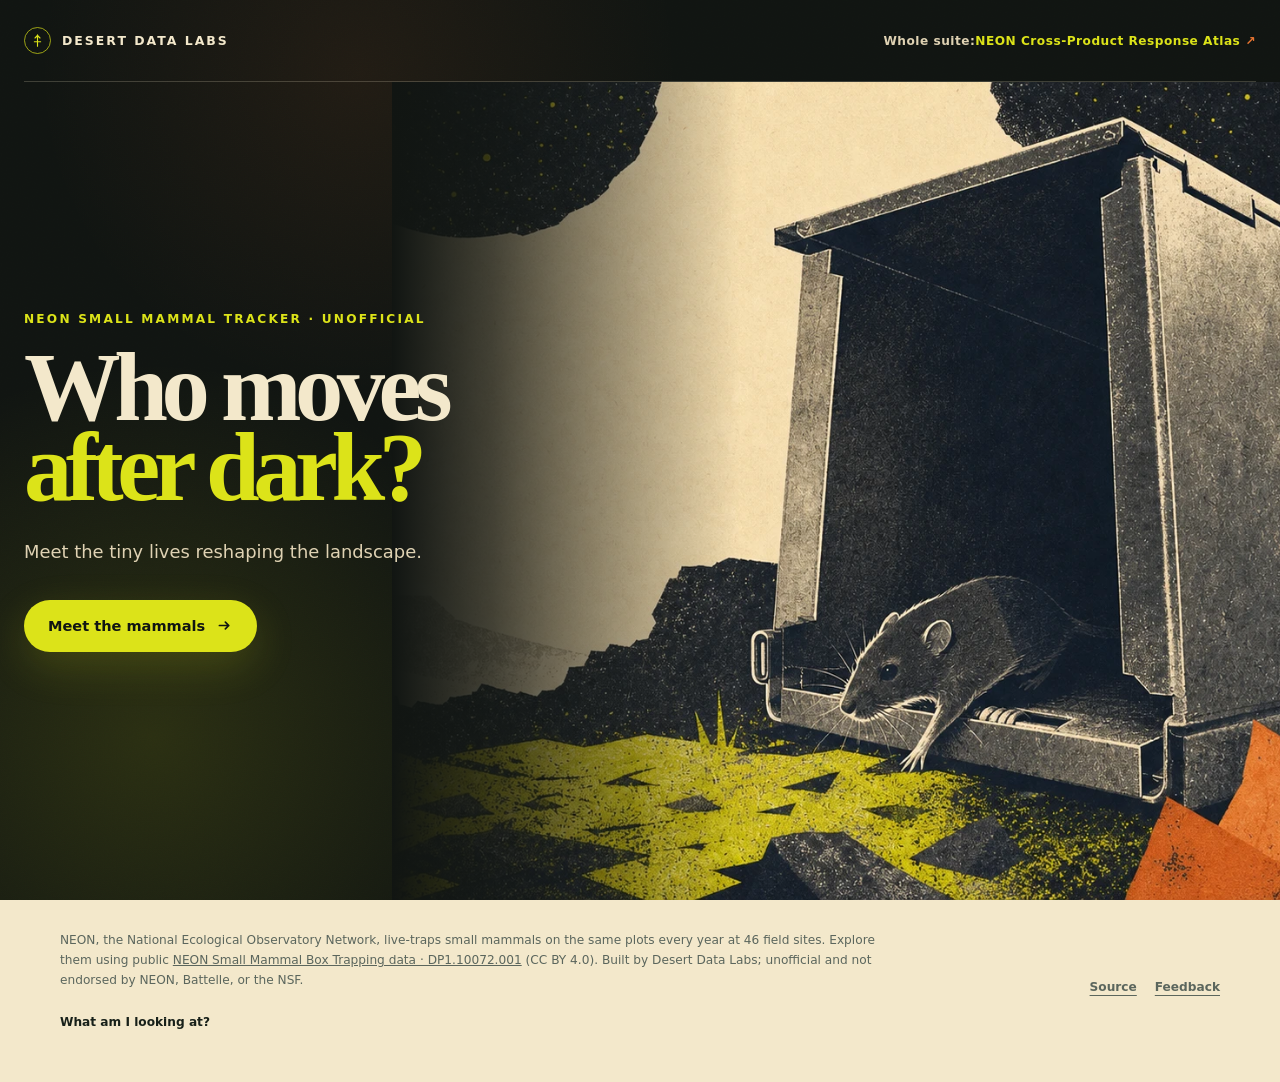
<file: docs/index.html>
<!doctype html>
<html lang="en">
<head>
  <meta charset="utf-8">
  <meta name="viewport" content="width=device-width,initial-scale=1">
  <title>NEON Small Mammal Tracker · Who moves after dark?</title>
  <meta name="description" content="Meet the tiny lives reshaping the landscape in an interactive NEON small-mammal explorer.">
  <meta name="theme-color" content="#111512">
  <meta name="color-scheme" content="dark">

  <link rel="icon" href="data:image/svg+xml,%3Csvg xmlns='http://www.w3.org/2000/svg' viewBox='0 0 64 64'%3E%3Crect width='64' height='64' rx='32' fill='%23dce319'/%3E%3Cpath d='M14 39V25h9l6 7 6-7h15v14H39V30l-10 11-10-11v9z' fill='%23111512'/%3E%3C/svg%3E">
  <link rel="canonical" href="https://tgilbert14.github.io/NEON-Small-Mammal-Tracker-App/">
  <link rel="preload" as="image" type="image/webp"
    imagesrcset="assets/small-mammal-living-poster-840.webp 840w, assets/small-mammal-living-poster.webp 1672w"
    imagesizes="(max-width: 700px) 100vw, 72vw" fetchpriority="high">

  <meta property="og:type" content="website">
  <meta property="og:site_name" content="NEON Explorer Suite">
  <meta property="og:url" content="https://tgilbert14.github.io/NEON-Small-Mammal-Tracker-App/">
  <meta property="og:title" content="Who moves after dark?">
  <meta property="og:description" content="Meet the tiny lives reshaping the landscape.">
  <meta property="og:image" content="https://tgilbert14.github.io/NEON-Small-Mammal-Tracker-App/og-image.png">
  <meta property="og:image:width" content="1200">
  <meta property="og:image:height" content="630">
  <meta property="og:image:alt" content="Editorial screenprint of a mouse leaving an oversized metal box live trap beside the words Who moves after dark?">
  <meta name="twitter:card" content="summary_large_image">
  <meta name="twitter:title" content="Who moves after dark?">
  <meta name="twitter:description" content="Meet the tiny lives reshaping the landscape.">
  <meta name="twitter:image" content="https://tgilbert14.github.io/NEON-Small-Mammal-Tracker-App/og-image.png">
  <meta name="twitter:image:alt" content="Editorial screenprint of a mouse and an oversized metal box live trap under a starry night sky.">

  <script type="application/ld+json">
  {
    "@context": "https://schema.org",
    "@type": "WebApplication",
    "name": "NEON Small Mammal Tracker",
    "description": "Explore public NEON small-mammal capture and recapture records.",
    "applicationCategory": "EducationalApplication",
    "operatingSystem": "Any",
    "isAccessibleForFree": true,
    "url": "https://019ec337-7100-317e-5052-c3bf32ffcb79.share.connect.posit.cloud/",
    "codeRepository": "https://github.com/tgilbert14/NEON-Small-Mammal-Tracker-App"
  }
  </script>

  <style>
    :root {
      --night: #111512;
      --night-2: #1b211d;
      --acid: #dce319;
      --acid-soft: #f0f47c;
      --ember: #e87531;
      --paper: #f3e8cb;
      --paper-2: #dfd2b3;
      --ink: #172019;
      --line: rgba(243, 232, 203, .2);
      --sans: Aptos, "Segoe UI", ui-sans-serif, system-ui, -apple-system, BlinkMacSystemFont, sans-serif;
      --serif: Iowan Old Style, Palatino Linotype, Book Antiqua, Palatino, Georgia, serif;
    }

    *, *::before, *::after { box-sizing: border-box; }
    html { background: var(--night); scroll-behavior: smooth; }
    body {
      margin: 0;
      background: var(--paper);
      color: var(--ink);
      font-family: var(--sans);
      -webkit-font-smoothing: antialiased;
      text-rendering: optimizeLegibility;
    }
    img { max-width: 100%; }
    a { color: inherit; }
    a:focus-visible, summary:focus-visible {
      outline: 3px solid var(--acid);
      outline-offset: 5px;
    }
    /* Acid outline is near-invisible on the paper footer — swap to ink there. */
    footer a:focus-visible, .honesty summary:focus-visible {
      outline-color: var(--ink);
    }
    .skip {
      position: fixed;
      z-index: 100;
      top: -80px;
      left: 16px;
      min-height: 44px;
      display: inline-flex;
      align-items: center;
      padding: 0 16px;
      border-radius: 999px;
      color: var(--night);
      background: var(--paper);
      font-weight: 850;
      transition: top .2s ease;
    }
    .skip:focus { top: 16px; }

    .poster {
      position: relative;
      min-height: 100svh;
      overflow: hidden;
      isolation: isolate;
      color: var(--paper);
      background:
        radial-gradient(circle at 12% 82%, rgba(220, 227, 25, .13), transparent 28%),
        radial-gradient(circle at 28% 8%, rgba(232, 117, 49, .08), transparent 26%),
        var(--night);
    }
    .poster::after {
      content: "";
      position: absolute;
      z-index: -1;
      inset: 0;
      opacity: .18;
      pointer-events: none;
      background-image: url("data:image/svg+xml,%3Csvg xmlns='http://www.w3.org/2000/svg' width='110' height='110' viewBox='0 0 110 110'%3E%3Cfilter id='n'%3E%3CfeTurbulence type='fractalNoise' baseFrequency='.8' numOctaves='3' stitchTiles='stitch'/%3E%3C/filter%3E%3Crect width='100%25' height='100%25' filter='url(%23n)' opacity='.18'/%3E%3C/svg%3E");
      mix-blend-mode: soft-light;
    }
    .topline {
      position: relative;
      z-index: 5;
      width: min(1440px, calc(100% - 48px));
      min-height: 82px;
      display: flex;
      align-items: center;
      justify-content: space-between;
      gap: 24px;
      margin: 0 auto;
      border-bottom: 1px solid var(--line);
    }
    .brand {
      display: inline-flex;
      align-items: center;
      gap: 11px;
      font-size: .78rem;
      font-weight: 850;
      letter-spacing: .16em;
      text-transform: uppercase;
    }
    .brand-mark {
      width: 27px;
      height: 27px;
      display: grid;
      place-items: center;
      flex: 0 0 auto;
      border: 1px solid rgba(220, 227, 25, .68);
      border-radius: 50%;
      color: var(--acid);
    }
    .brand-mark svg { width: 15px; height: 15px; }
    .cover-nav { display: flex; }
    .suite-jump {
      min-height: 44px;
      display: inline-flex;
      align-items: center;
      color: var(--paper-2);
      font-size: .76rem;
      font-weight: 760;
      letter-spacing: .04em;
      text-decoration: none;
    }
    .suite-jump strong { color: var(--acid); }
    .suite-jump span { margin-left: 5px; color: var(--ember); }
    .suite-jump:hover strong { color: var(--acid-soft); }

    .poster-grid {
      width: min(1440px, calc(100% - 48px));
      min-height: calc(100svh - 82px);
      display: grid;
      grid-template-columns: minmax(360px, .84fr) minmax(520px, 1.36fr);
      align-items: stretch;
      margin: 0 auto;
    }
    .poster-copy {
      z-index: 3;
      align-self: center;
      max-width: 630px;
      padding: 70px 0 88px;
    }
    .eyebrow {
      margin: 0 0 22px;
      color: var(--acid);
      font-size: .76rem;
      font-weight: 850;
      letter-spacing: .18em;
      text-transform: uppercase;
    }
    h1 {
      max-width: 690px;
      margin: 0;
      font-family: var(--serif);
      font-size: clamp(4.2rem, 7.55vw, 8rem);
      font-weight: 600;
      letter-spacing: -.067em;
      line-height: .82;
      text-wrap: balance;
    }
    h1 span, h1 em { display: block; }
    h1 em { color: var(--acid); font-style: normal; font-weight: 600; }
    .promise {
      max-width: 470px;
      margin: 31px 0 0;
      color: var(--paper-2);
      font-size: clamp(1.06rem, 1.4vw, 1.3rem);
      line-height: 1.55;
    }
    .poster-actions { margin-top: 34px; }
    .button {
      min-height: 52px;
      display: inline-flex;
      align-items: center;
      justify-content: center;
      gap: 11px;
      padding: 0 24px;
      border-radius: 999px;
      color: var(--night);
      background: var(--acid);
      box-shadow: 0 14px 42px rgba(220, 227, 25, .17);
      font-size: .91rem;
      font-weight: 850;
      text-decoration: none;
      transition: transform .2s ease, box-shadow .2s ease, background .2s ease;
    }
    .button:hover {
      background: var(--acid-soft);
      box-shadow: 0 18px 50px rgba(220, 227, 25, .26);
      transform: translateY(-2px);
    }
    .button svg { width: 17px; height: 17px; }

    .poster-art {
      position: relative;
      align-self: stretch;
      min-height: 600px;
      margin: 0 -4vw 0 -8vw;
    }
    .poster-art::before {
      content: "";
      position: absolute;
      z-index: 1;
      inset: 0;
      pointer-events: none;
      background: linear-gradient(90deg, var(--night) 0%, rgba(17, 21, 18, .78) 11%, transparent 38%);
    }
    .poster-art picture { width: 100%; height: 100%; display: block; }
    .poster-art img {
      width: 100%;
      height: 100%;
      min-height: calc(100svh - 82px);
      display: block;
      object-fit: cover;
      object-position: 61% center;
      filter: saturate(.98) contrast(1.03);
    }
    footer {
      padding: 30px 24px 38px;
      color: #5b665d;
      background: var(--paper);
      font-size: .76rem;
      line-height: 1.65;
    }
    .footer-inner {
      width: min(1160px, 100%);
      display: flex;
      justify-content: space-between;
      gap: 42px;
      margin: 0 auto;
    }
    .footer-copy { max-width: 820px; }
    .footer-copy > p { margin: 0; }
    .honesty { margin-top: 10px; }
    .honesty summary {
      width: fit-content;
      min-height: 44px;
      display: flex;
      align-items: center;
      cursor: pointer;
      color: var(--ink);
      font-weight: 800;
    }
    .honesty p { max-width: 790px; margin: 2px 0 0; }
    .footer-links { display: flex; gap: 8px 18px; white-space: nowrap; }
    .footer-links a {
      min-height: 44px;
      display: inline-flex;
      align-items: center;
      font-weight: 750;
      text-underline-offset: 4px;
    }

    @media (max-width: 980px) {
      .poster-grid { grid-template-columns: .95fr 1.05fr; }
      .poster-art { margin-right: -12vw; margin-left: -14vw; }
      .poster-copy { padding-right: 8px; }
    }

    @media (max-width: 700px) {
      .topline { width: calc(100% - 32px); min-height: 66px; }
      .brand { font-size: .66rem; letter-spacing: .1em; }
      .brand-mark { width: 25px; height: 25px; }
      .suite-jump { max-width: 152px; font-size: .66rem; line-height: 1.25; text-align: right; }
      .poster-grid {
        width: 100%;
        min-height: auto;
        display: flex;
        flex-direction: column;
      }
      .poster-art {
        order: 1;
        width: 100%;
        height: 42svh;
        min-height: 300px;
        margin: 0;
      }
      .poster-art::before { background: linear-gradient(0deg, var(--night) 0%, transparent 42%); }
      .poster-art img {
        height: 42svh;
        min-height: 300px;
        object-position: 72% 60%;
      }
      .poster-copy {
        order: 2;
        width: calc(100% - 32px);
        align-self: center;
        padding: 26px 0 38px;
      }
      .eyebrow { margin-bottom: 13px; font-size: .65rem; }
      h1 { font-size: clamp(3.5rem, 18.2vw, 5.35rem); line-height: .84; }
      .promise { margin-top: 22px; font-size: 1rem; }
      .poster-actions { margin-top: 25px; }
      .button { width: 100%; }
      .footer-inner { display: block; }
      .footer-links { margin-top: 12px; white-space: normal; flex-wrap: wrap; }
    }

    @media (max-width: 420px) and (max-height: 860px) {
      .poster-art, .poster-art img { height: 34svh; min-height: 34svh; }
      .poster-copy { padding-top: 22px; }
      h1 { font-size: clamp(3rem, 16.3vw, 3.7rem); }
      .promise { margin-top: 18px; }
      .poster-actions { margin-top: 20px; }
    }

    @media (max-width: 340px) {
      .topline { gap: 10px; }
      .brand { font-size: .61rem; }
      .suite-jump { max-width: 126px; font-size: .61rem; }
      .poster-copy { width: calc(100% - 24px); }
      h1 { font-size: 2.85rem; }
    }

    @media (prefers-reduced-motion: reduce) {
      html { scroll-behavior: auto; }
      *, *::before, *::after {
        animation-duration: .01ms !important;
        animation-iteration-count: 1 !important;
        transition-duration: .01ms !important;
      }
      .button:hover { transform: none; }
    }

    @media (prefers-contrast: more) {
      .promise { color: var(--paper); }
      footer { color: #253128; }
    }

    @media (forced-colors: active) {
      .brand-mark, .button { border: 2px solid ButtonText; }
    }
  </style>
</head>
<body>
  <a class="skip" href="#main">Skip to the poster</a>

  <main id="main" class="poster" tabindex="-1">
    <header class="topline">
      <span class="brand" aria-label="Desert Data Labs">
        <span class="brand-mark" aria-hidden="true">
          <svg viewBox="0 0 24 24" fill="none"><path d="M12 3v18M8 8l4-4 4 4M7 14h10" stroke="currentColor" stroke-width="1.8" stroke-linecap="round" stroke-linejoin="round"/></svg>
        </span>
        Desert Data Labs
      </span>
      <nav class="cover-nav" aria-label="NEON Explorer Suite">
        <a class="suite-jump" href="https://tgilbert14.github.io/NEON-Driver-Cascade/">Whole suite: <strong>NEON Cross-Product Response Atlas</strong><span aria-hidden="true">↗</span></a>
      </nav>
    </header>

    <div class="poster-grid">
      <div class="poster-copy">
        <p class="eyebrow">NEON Small Mammal Tracker · unofficial</p>
        <h1><span>Who moves</span> <em>after dark?</em></h1>
        <p class="promise">Meet the tiny lives reshaping the landscape.</p>
        <div class="poster-actions">
          <a class="button" href="https://019ec337-7100-317e-5052-c3bf32ffcb79.share.connect.posit.cloud/">
            Meet the mammals
            <svg viewBox="0 0 20 20" aria-hidden="true"><path d="M4 10h11M11 6l4 4-4 4" fill="none" stroke="currentColor" stroke-width="2" stroke-linecap="round" stroke-linejoin="round"/></svg>
          </a>
        </div>
      </div>

      <figure class="poster-art">
        <picture>
          <source type="image/webp"
            srcset="assets/small-mammal-living-poster-840.webp 840w, assets/small-mammal-living-poster.webp 1672w"
            sizes="(max-width: 700px) 100vw, 72vw">
          <img src="assets/small-mammal-living-poster.png" width="1672" height="941"
            fetchpriority="high" decoding="async"
            alt="Editorial screenprint of a small nocturnal mouse emerging from an oversized metal box live trap beneath a starry sky.">
        </picture>
      </figure>
    </div>
  </main>

  <footer>
    <div class="footer-inner">
      <div class="footer-copy">
        <p>NEON, the National Ecological Observatory Network, live-traps small mammals on the same plots every year at 46 field sites. Explore them using public <a href="https://data.neonscience.org/data-products/DP1.10072.001">NEON Small Mammal Box Trapping data · DP1.10072.001</a> (CC BY 4.0). Built by Desert Data Labs; unofficial and not endorsed by NEON, Battelle, or the NSF.</p>
        <details class="honesty">
          <summary>What am I looking at?</summary>
          <p>The explorer follows capture and recapture records from sampled plots and trapping nights. Those records show observed return visits and sampled community patterns; they do not by themselves measure total population size, complete animal movement, landscape-wide abundance, or what caused a change.</p>
        </details>
      </div>
      <div class="footer-links">
        <a href="https://github.com/tgilbert14/NEON-Small-Mammal-Tracker-App">Source</a>
        <a href="mailto:desertdatalabs@gmail.com?subject=NEON%20Small%20Mammal%20Tracker">Feedback</a>
      </div>
    </div>
  </footer>
</body>
</html>
</file>
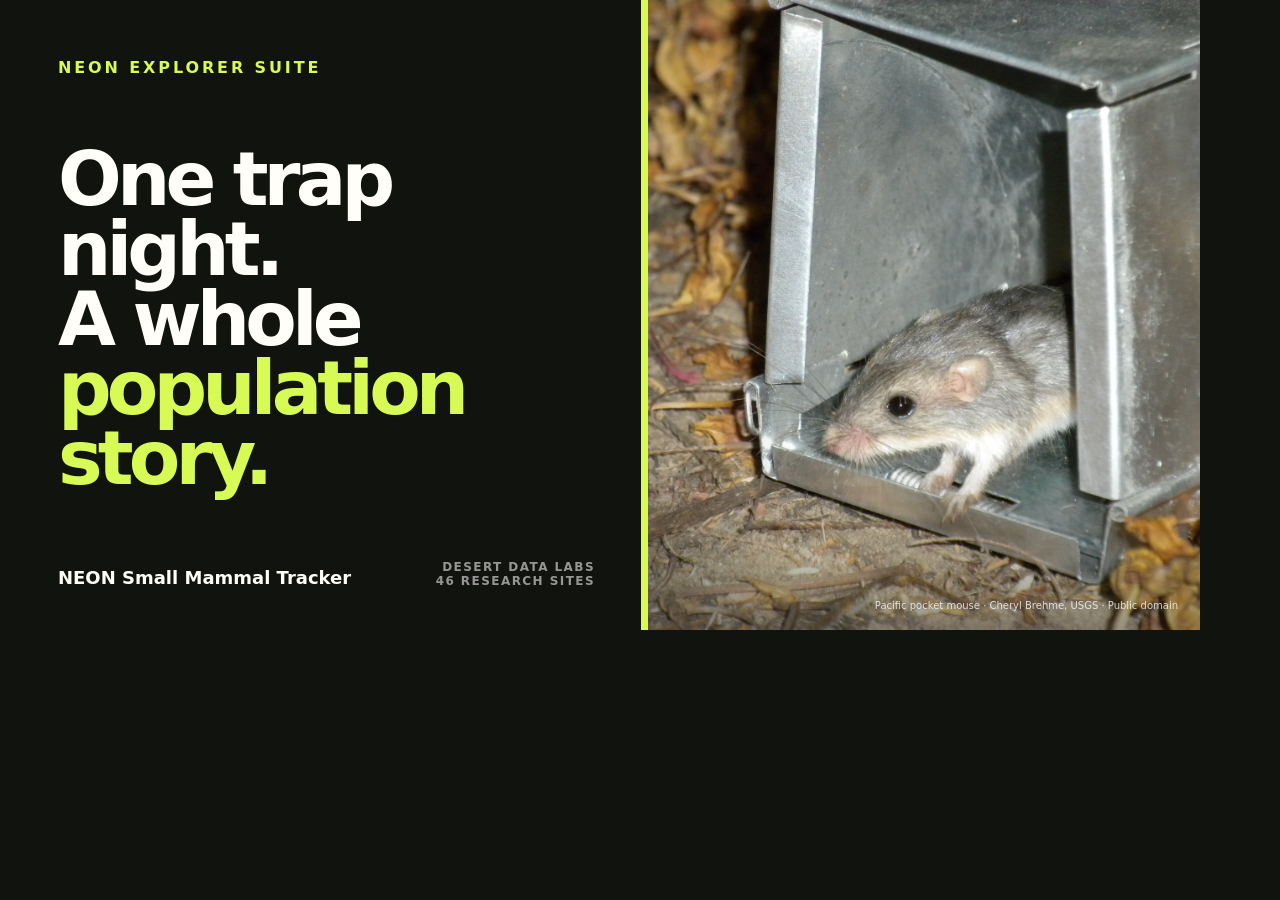
<file: docs/og-card-v4-source.html>
<!doctype html>
<html lang="en">
<head>
  <meta charset="utf-8">
  <meta name="viewport" content="width=1200, initial-scale=1">
  <title>NEON Small Mammal Tracker social card source</title>
  <style>
    * { box-sizing: border-box; }
    html, body { width: 1200px; height: 630px; margin: 0; overflow: hidden; }
    body {
      display: grid;
      grid-template-columns: 54% 46%;
      color: #fffef9;
      background: #11130f;
      font-family: Inter, ui-sans-serif, system-ui, -apple-system, BlinkMacSystemFont, "Segoe UI", sans-serif;
    }
    .copy {
      position: relative;
      padding: 58px 46px 42px 58px;
      display: flex;
      flex-direction: column;
      border-right: 7px solid #d8fa55;
    }
    .brand { color: #d8fa55; font-size: 16px; font-weight: 900; letter-spacing: .18em; text-transform: uppercase; }
    h1 { margin: 68px 0 0; font-size: 75px; line-height: .93; letter-spacing: -.065em; }
    h1 span { color: #d8fa55; }
    .foot { margin-top: auto; display: flex; align-items: end; justify-content: space-between; gap: 30px; }
    .product { font-size: 18px; font-weight: 850; }
    .suite { color: rgba(255,255,255,.56); font-size: 12px; font-weight: 800; letter-spacing: .12em; text-transform: uppercase; text-align: right; }
    figure { position: relative; margin: 0; overflow: hidden; background: #58584d; }
    img { width: 100%; height: 100%; object-fit: cover; object-position: 61% 50%; display: block; }
    figure::after { content: ""; position: absolute; inset: 0; background: linear-gradient(90deg, rgba(17,19,15,.18), transparent 28%), linear-gradient(0deg, rgba(17,19,15,.45), transparent 28%); }
    figcaption { position: absolute; z-index: 2; right: 22px; bottom: 18px; left: 22px; color: rgba(255,255,255,.78); font-size: 10px; line-height: 1.35; text-align: right; }
  </style>
</head>
<body>
  <section class="copy">
    <div class="brand">NEON Explorer Suite</div>
    <h1>One trap night.<br>A whole <span>population story.</span></h1>
    <div class="foot">
      <div class="product">NEON Small Mammal Tracker</div>
      <div class="suite">Desert Data Labs<br>46 research sites</div>
    </div>
  </section>
  <figure>
    <img src="assets/pacific-pocket-mouse-sherman-trap-usgs.jpg" alt="A Pacific pocket mouse emerges from a Sherman live trap.">
    <figcaption>Pacific pocket mouse · Cheryl Brehme, USGS · Public domain</figcaption>
  </figure>
</body>
</html>
</file>
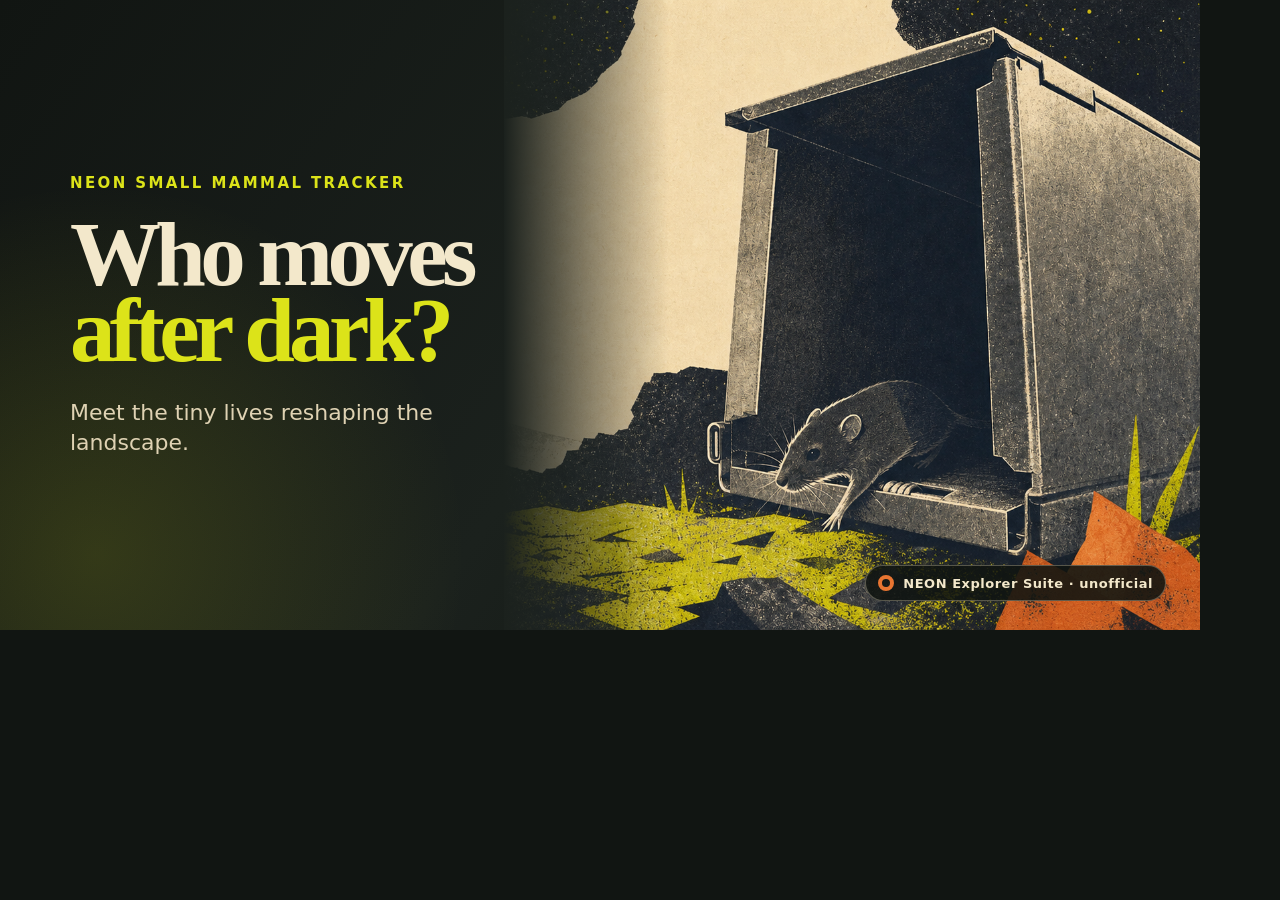
<file: docs/social-card.html>
<!doctype html>
<html lang="en">
<head>
  <meta charset="utf-8">
  <meta name="viewport" content="width=1200,initial-scale=1">
  <title>Small Mammal Tracker social card</title>
  <style>
    * { box-sizing: border-box; }
    html, body { width: 1200px; height: 630px; margin: 0; overflow: hidden; }
    body {
      color: #f3e8cb;
      background: #111512;
      font-family: Aptos, "Segoe UI", system-ui, -apple-system, sans-serif;
    }
    .card {
      position: relative;
      width: 1200px;
      height: 630px;
      display: grid;
      grid-template-columns: 42% 58%;
      overflow: hidden;
      isolation: isolate;
      background:
        radial-gradient(circle at 8% 88%, rgba(220,227,25,.15), transparent 30%),
        linear-gradient(125deg, #111512 0%, #1b211d 52%, #0c100d 100%);
    }
    .copy {
      position: relative;
      z-index: 3;
      display: flex;
      flex-direction: column;
      justify-content: center;
      padding: 58px 24px 56px 70px;
    }
    .kicker {
      margin-bottom: 25px;
      color: #dce319;
      font-size: 15px;
      font-weight: 850;
      letter-spacing: .16em;
      text-transform: uppercase;
    }
    h1 {
      margin: 0;
      color: #f3e8cb;
      font-family: Iowan Old Style, Palatino Linotype, Book Antiqua, Palatino, Georgia, serif;
      font-size: 91px;
      font-weight: 600;
      letter-spacing: -.062em;
      line-height: .83;
    }
    h1 span, h1 em { display: block; }
    h1 em { color: #dce319; font-style: normal; }
    .promise {
      max-width: 405px;
      margin: 30px 0 0;
      color: #dfd2b3;
      font-size: 22px;
      line-height: 1.36;
    }
    .art { position: relative; min-width: 0; margin: 0; overflow: hidden; }
    .art::before {
      content: "";
      position: absolute;
      z-index: 2;
      inset: 0 auto 0 0;
      width: 165px;
      background: linear-gradient(90deg, #1b211d 0%, rgba(27,33,29,.7) 31%, transparent 100%);
    }
    .art img {
      width: 100%;
      height: 100%;
      display: block;
      object-fit: cover;
      object-position: 77% 55%;
    }
    .stamp {
      position: absolute;
      z-index: 4;
      right: 34px;
      bottom: 29px;
      display: flex;
      align-items: center;
      gap: 9px;
      padding: 9px 12px;
      color: #f3e8cb;
      background: rgba(17,21,18,.88);
      border: 1px solid rgba(243,232,203,.3);
      border-radius: 999px;
      font-size: 13px;
      font-weight: 800;
      letter-spacing: .04em;
    }
    .ring {
      width: 16px;
      height: 16px;
      border: 4px solid #e87531;
      border-radius: 50%;
    }
  </style>
</head>
<body>
  <main class="card">
    <section class="copy">
      <div class="kicker">NEON Small Mammal Tracker</div>
      <h1><span>Who moves</span><em>after dark?</em></h1>
      <p class="promise">Meet the tiny lives reshaping the landscape.</p>
    </section>
    <figure class="art">
      <img src="assets/small-mammal-living-poster.png" alt="">
    </figure>
    <div class="stamp"><span class="ring"></span> NEON Explorer Suite · unofficial</div>
  </main>
</body>
</html>
</file>
